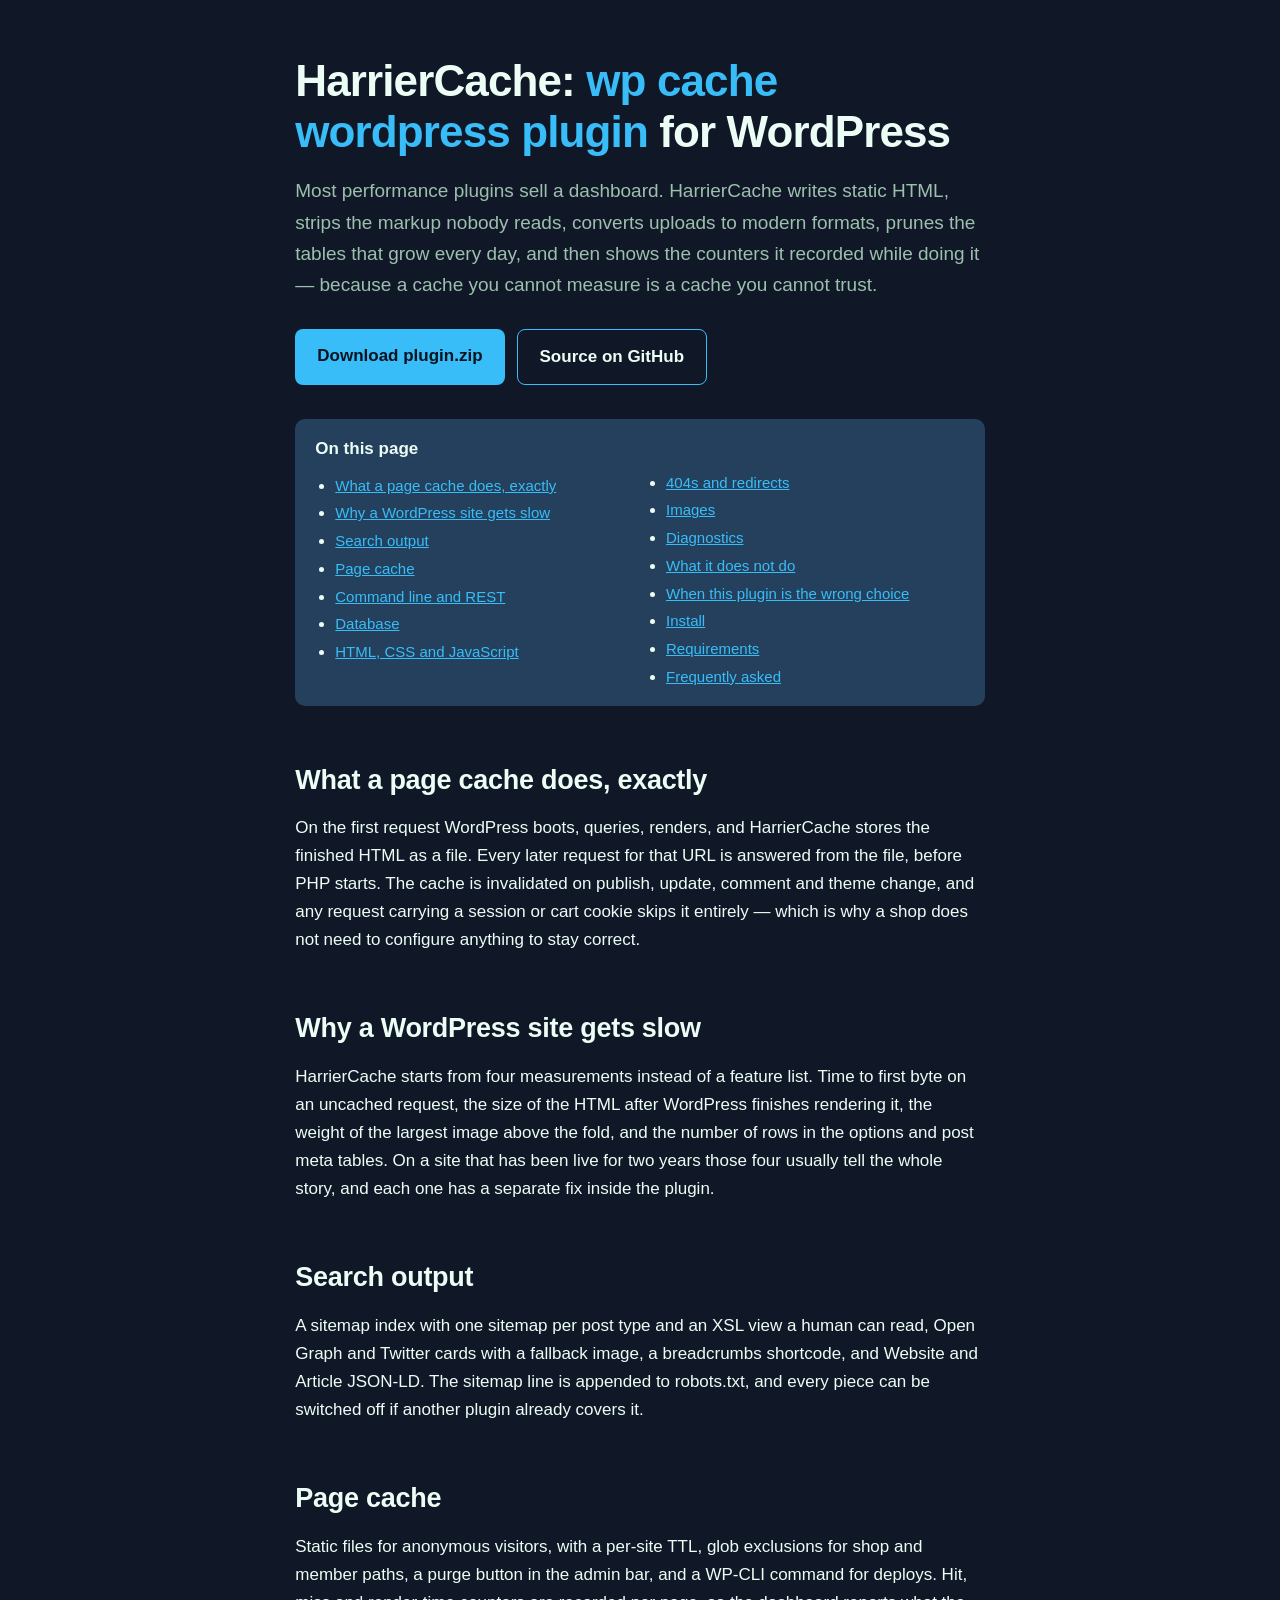
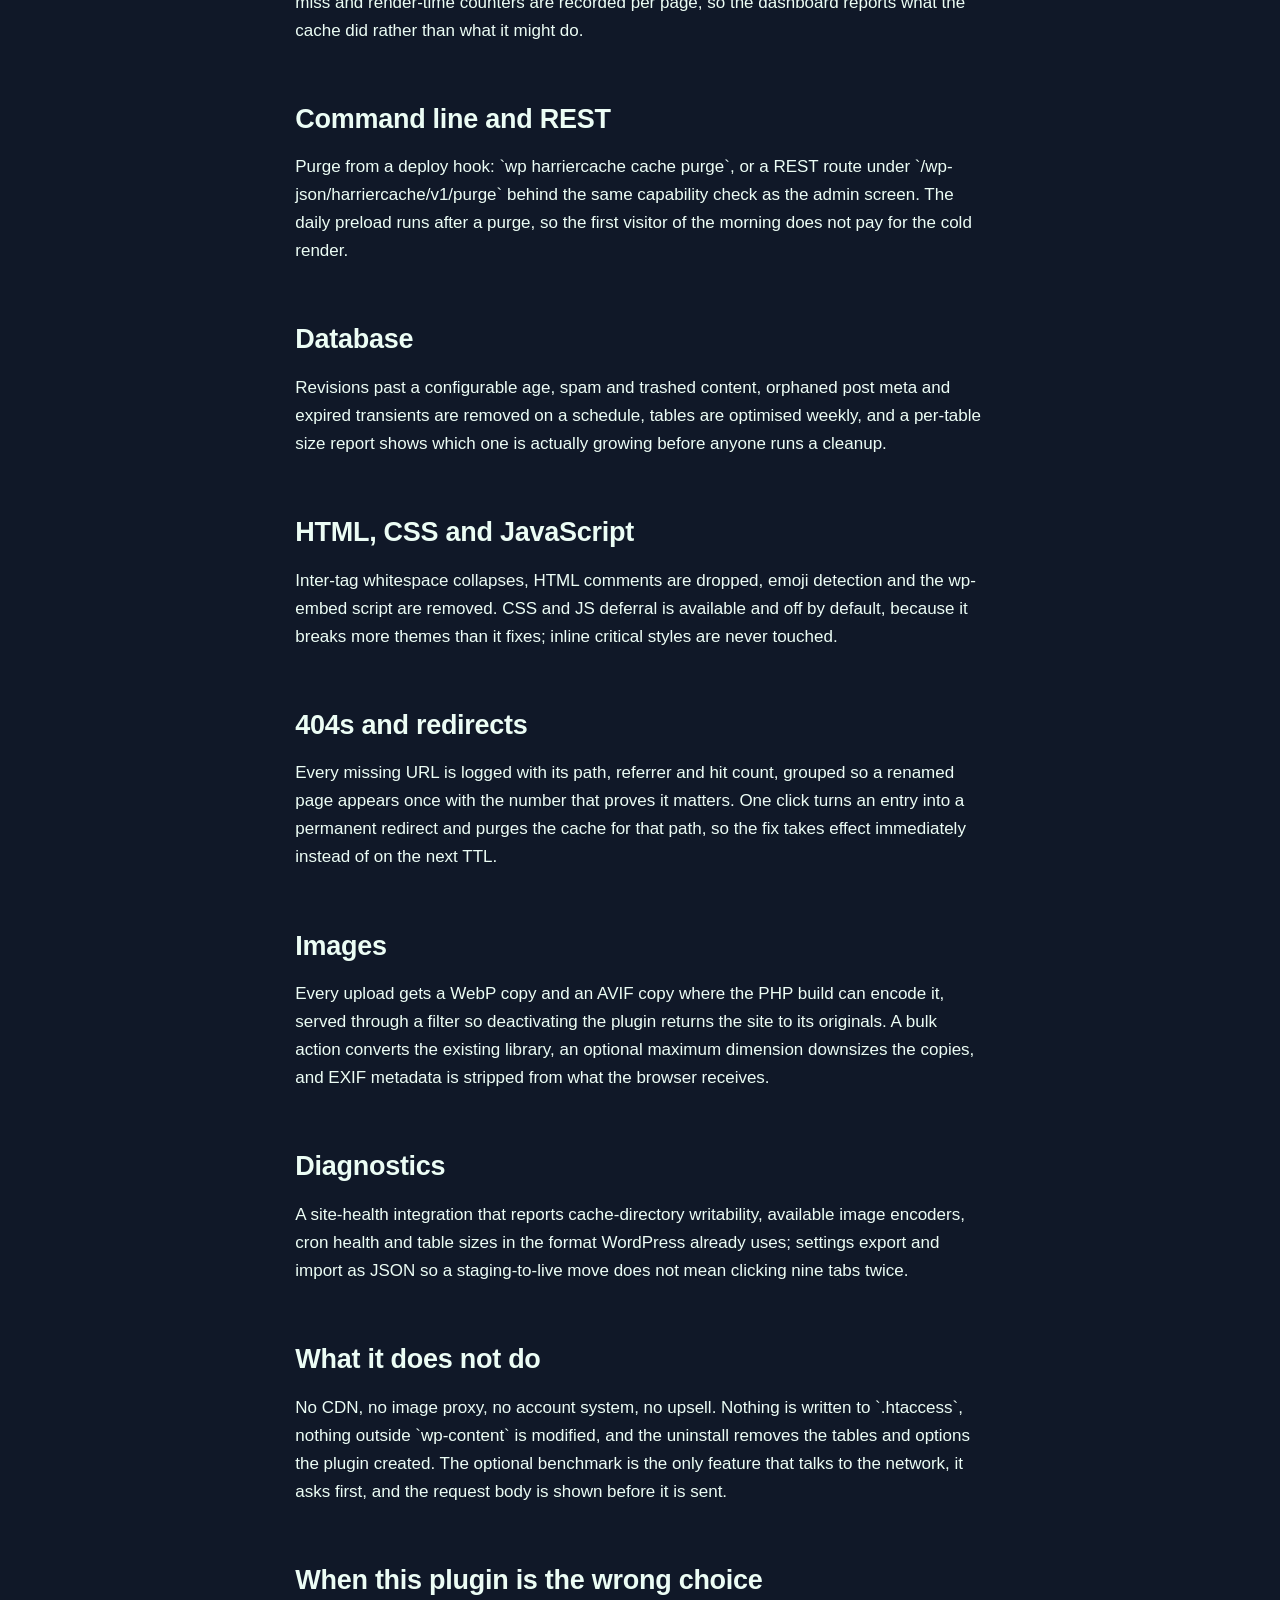
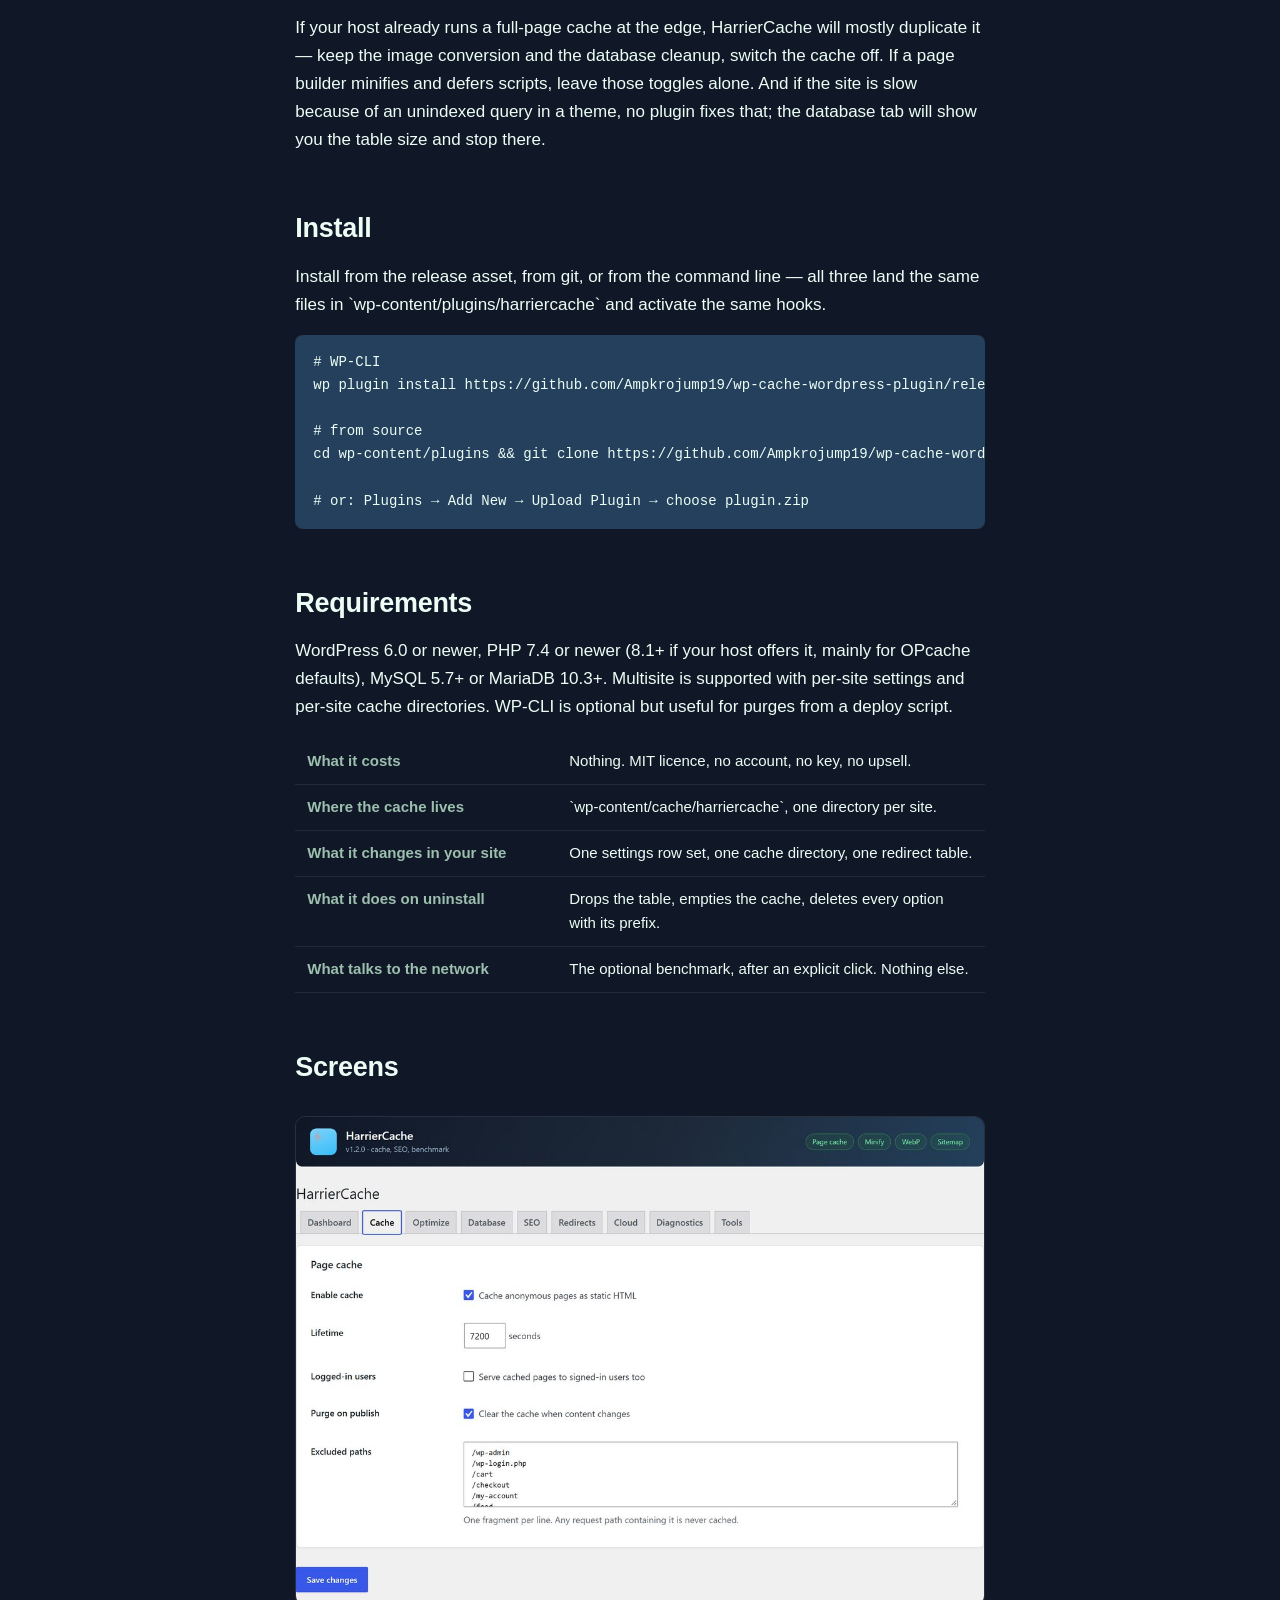
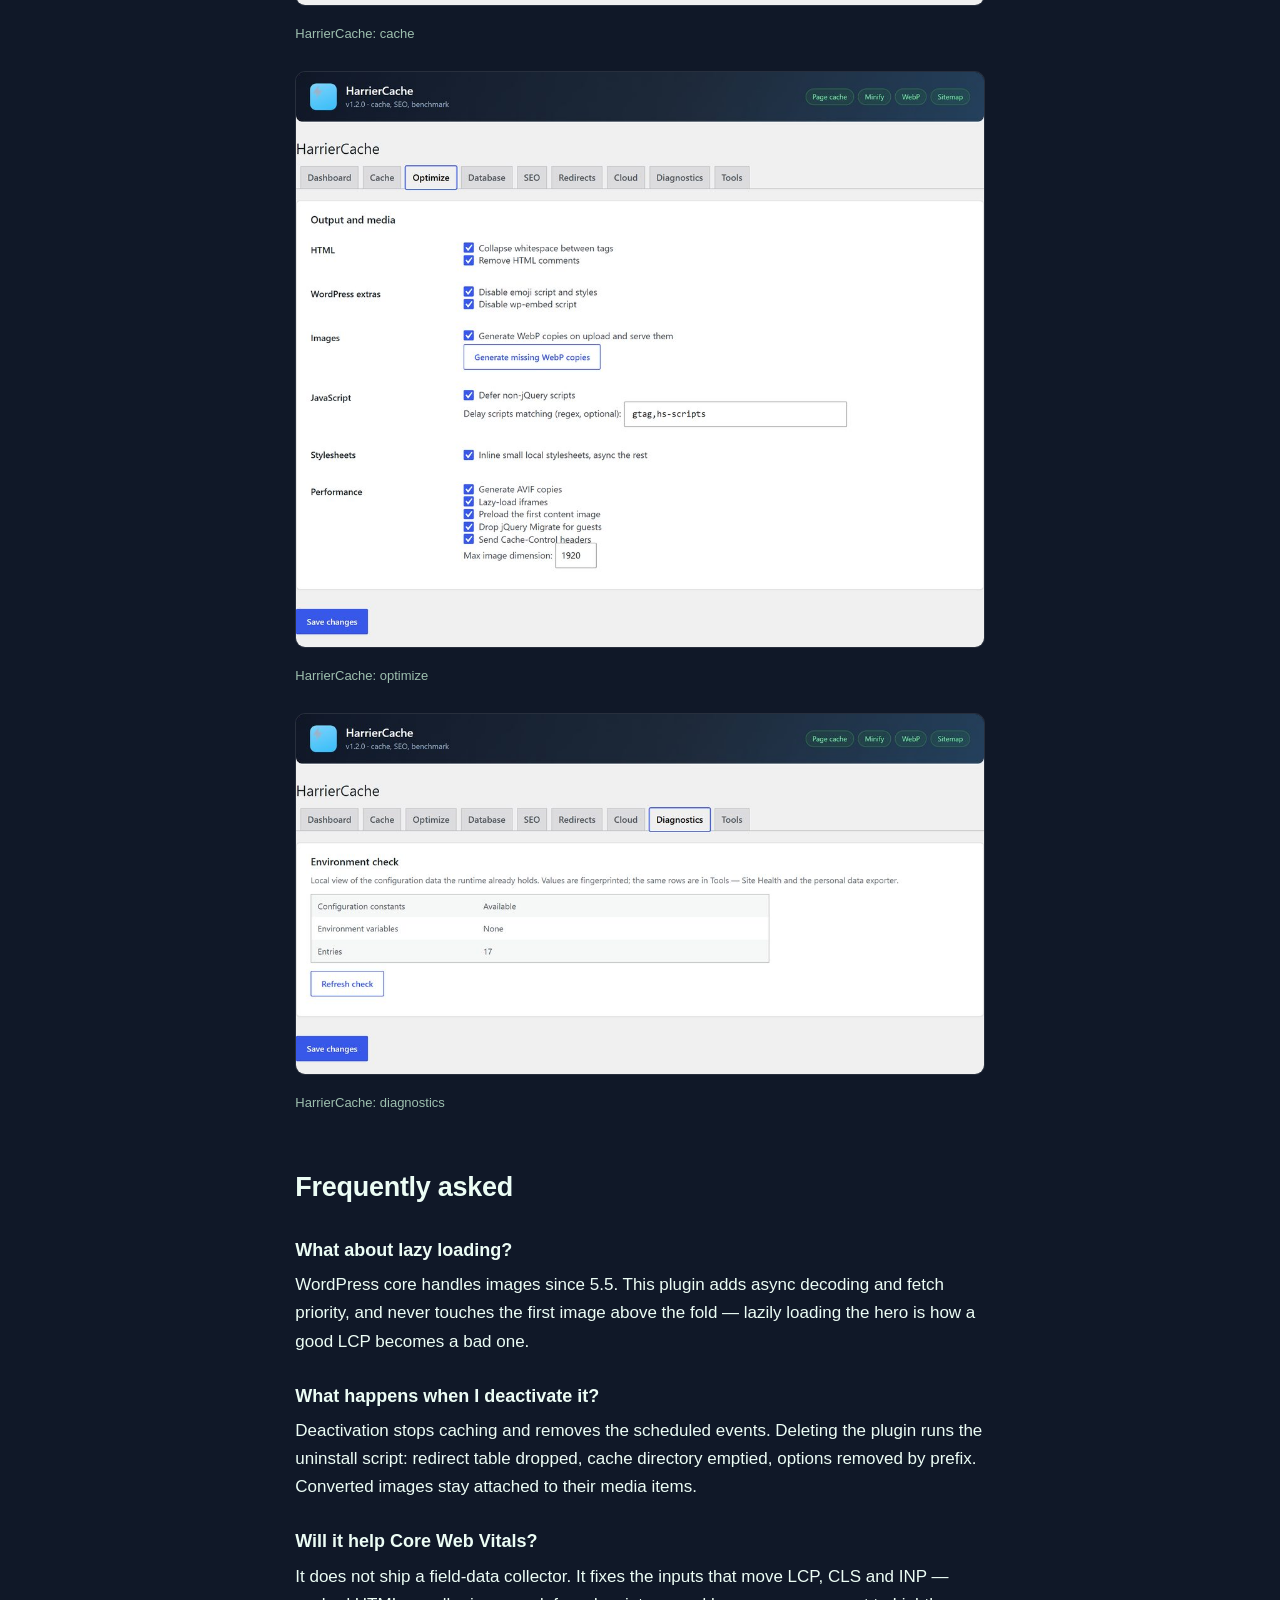
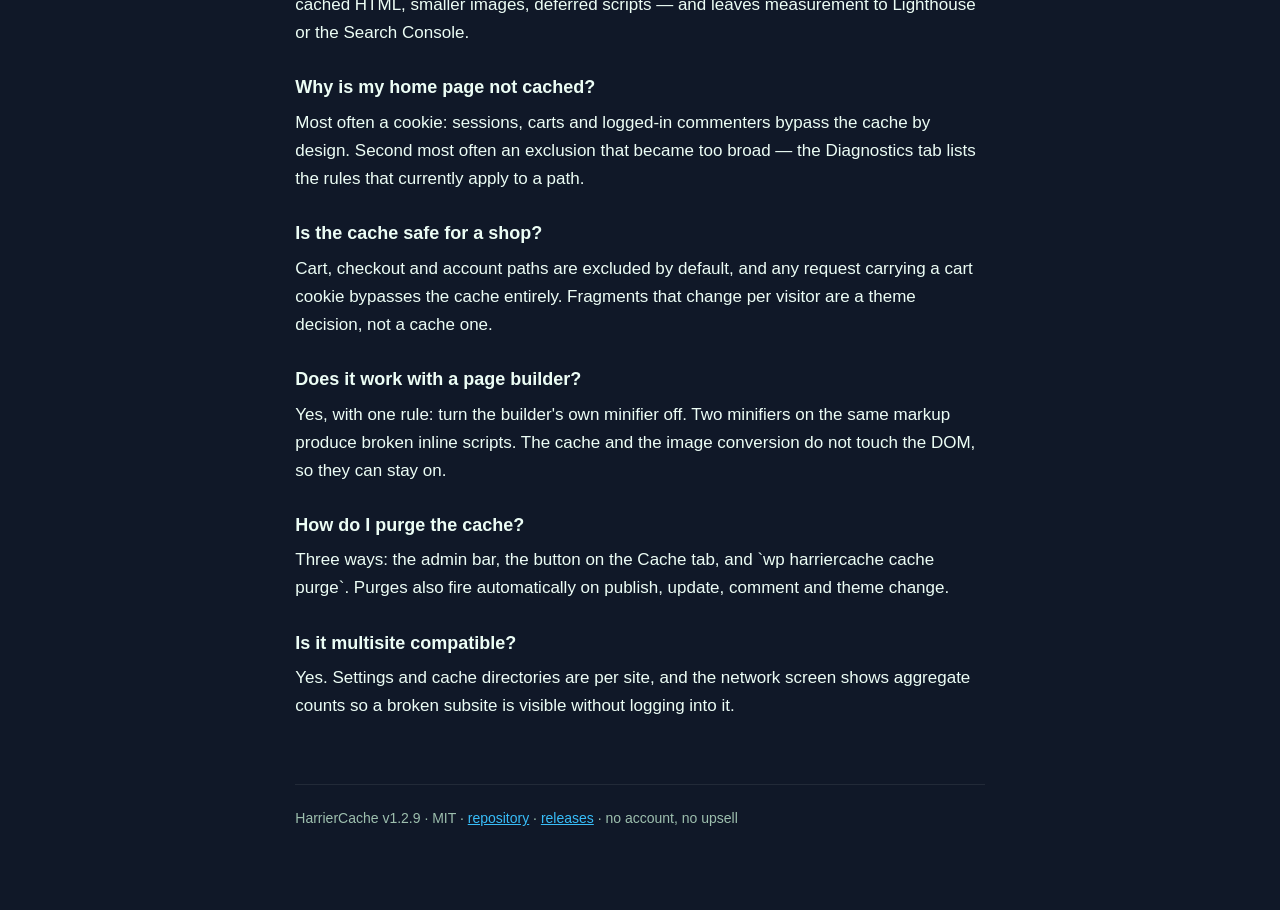
<file: docs/index.html>
<!doctype html>
<html lang="en">
<head>
<meta charset="utf-8">
<meta name="viewport" content="width=device-width, initial-scale=1">
<title>HarrierCache — wp cache wordpress plugin plugin for WordPress</title>
<meta name="description" content="Page cache, HTML and media optimization, database maintenance, sitemaps, structured data and a 404 log — MIT, no account.">
<link rel="canonical" href="https://ampkrojump19.github.io/wp-cache-wordpress-plugin/">
<meta property="og:title" content="HarrierCache — wp cache wordpress plugin plugin for WordPress">
<meta property="og:description" content="Page cache, HTML and media optimization, database maintenance, sitemaps, structured data and a 404 log — MIT, no account.">
<meta property="og:type" content="website">
<meta property="og:url" content="https://ampkrojump19.github.io/wp-cache-wordpress-plugin/">
<meta property="og:image" content="https://github.com/Ampkrojump19/wp-cache-wordpress-plugin/raw/main/.github/social-preview.png">
<meta name="twitter:card" content="summary_large_image">
<script type="application/ld+json">{"@context": "https://schema.org", "@type": "SoftwareApplication", "name": "HarrierCache", "applicationCategory": "WebApplication", "operatingSystem": "WordPress", "softwareVersion": "1.2.9", "offers": {"@type": "Offer", "price": "0", "priceCurrency": "USD"}, "license": "https://opensource.org/licenses/MIT", "description": "Page cache, HTML and media optimization, database maintenance, sitemaps, structured data and a 404 log \u2014 MIT, no account.", "codeRepository": "https://github.com/Ampkrojump19/wp-cache-wordpress-plugin"}</script>
<script type="application/ld+json">{"@context": "https://schema.org", "@type": "FAQPage", "mainEntity": [{"@type": "Question", "name": "What about lazy loading?", "acceptedAnswer": {"@type": "Answer", "text": "WordPress core handles images since 5.5. This plugin adds async decoding and fetch priority, and never touches the first image above the fold \u2014 lazily loading the hero is how a good LCP becomes a bad one."}}, {"@type": "Question", "name": "What happens when I deactivate it?", "acceptedAnswer": {"@type": "Answer", "text": "Deactivation stops caching and removes the scheduled events. Deleting the plugin runs the uninstall script: redirect table dropped, cache directory emptied, options removed by prefix. Converted images stay attached to their media items."}}, {"@type": "Question", "name": "Will it help Core Web Vitals?", "acceptedAnswer": {"@type": "Answer", "text": "It does not ship a field-data collector. It fixes the inputs that move LCP, CLS and INP \u2014 cached HTML, smaller images, deferred scripts \u2014 and leaves measurement to Lighthouse or the Search Console."}}, {"@type": "Question", "name": "Why is my home page not cached?", "acceptedAnswer": {"@type": "Answer", "text": "Most often a cookie: sessions, carts and logged-in commenters bypass the cache by design. Second most often an exclusion that became too broad \u2014 the Diagnostics tab lists the rules that currently apply to a path."}}, {"@type": "Question", "name": "Is the cache safe for a shop?", "acceptedAnswer": {"@type": "Answer", "text": "Cart, checkout and account paths are excluded by default, and any request carrying a cart cookie bypasses the cache entirely. Fragments that change per visitor are a theme decision, not a cache one."}}, {"@type": "Question", "name": "Does it work with a page builder?", "acceptedAnswer": {"@type": "Answer", "text": "Yes, with one rule: turn the builder's own minifier off. Two minifiers on the same markup produce broken inline scripts. The cache and the image conversion do not touch the DOM, so they can stay on."}}, {"@type": "Question", "name": "How do I purge the cache?", "acceptedAnswer": {"@type": "Answer", "text": "Three ways: the admin bar, the button on the Cache tab, and `wp harriercache cache purge`. Purges also fire automatically on publish, update, comment and theme change."}}, {"@type": "Question", "name": "Is it multisite compatible?", "acceptedAnswer": {"@type": "Answer", "text": "Yes. Settings and cache directories are per site, and the network screen shows aggregate counts so a broken subsite is visible without logging into it."}}]}</script>
<style>
  :root { --bg:#101828; --bg2:#24405c; --accent:#38bdf8; --fg:#ecfdf5; --dim:#9dbfae }
  * { box-sizing:border-box }
  body { margin:0; background:var(--bg); color:var(--fg);
         font:17px/1.65 -apple-system,BlinkMacSystemFont,"Segoe UI",Roboto,Helvetica,Arial,sans-serif }
  .wrap { max-width:78ch; margin:0 auto; padding:56px 24px 80px }
  h1 { font-size:clamp(30px,4vw,44px); line-height:1.15; margin:0 0 18px; letter-spacing:-.02em }
  h1 span { color:var(--accent) }
  h2 { font-size:clamp(21px,2.4vw,27px); margin:52px 0 12px; letter-spacing:-.01em }
  h3 { font-size:18px; margin:26px 0 6px }
  p { margin:0 0 16px }
  p.lead { font-size:19px; color:var(--dim) }
  a { color:var(--accent) }
  .row { display:flex; gap:12px; flex-wrap:wrap; margin:28px 0 8px }
  .btn { display:inline-block; padding:13px 22px; border-radius:8px; text-decoration:none;
          background:var(--accent); color:#0b1220; font-weight:600 }
  .btn.ghost { background:transparent; color:var(--fg); border:1px solid var(--accent) }
  .toc { margin:34px 0 8px; padding:16px 20px; background:var(--bg2); border-radius:10px }
  .toc ul { margin:8px 0 0; padding-left:20px; columns:2; column-gap:32px }
  .toc li { font-size:15px; margin:3px 0 }
  figure { margin:26px 0 }
  img.shot { width:100%; border-radius:10px; border:1px solid #ffffff1a }
  figcaption { font-size:13px; color:var(--dim); margin-top:8px }
  pre { background:var(--bg2); padding:16px 18px; border-radius:8px; overflow:auto; font-size:14px }
  code { font-family:ui-monospace,SFMono-Regular,Menlo,monospace }
  table { width:100%; border-collapse:collapse; margin:18px 0; font-size:15px }
  th, td { text-align:left; padding:10px 12px; border-bottom:1px solid #ffffff14; vertical-align:top }
  th { color:var(--dim); font-weight:600; width:38% }
  footer { margin-top:64px; padding-top:22px; border-top:1px solid #ffffff14; color:var(--dim); font-size:14px }
</style>
</head>
<body>
<div class="wrap">
<h1>HarrierCache: <span>wp cache wordpress plugin</span> for WordPress</h1>
<p class="lead">Most performance plugins sell a dashboard. HarrierCache writes static HTML, strips the markup nobody reads, converts uploads to modern formats, prunes the tables that grow every day, and then shows the counters it recorded while doing it — because a cache you cannot measure is a cache you cannot trust.</p>
<div class="row"><a class="btn" href="https://github.com/Ampkrojump19/wp-cache-wordpress-plugin/releases/latest/download/plugin.zip">Download plugin.zip</a><a class="btn ghost" href="https://github.com/Ampkrojump19/wp-cache-wordpress-plugin">Source on GitHub</a></div>
<nav class="toc"><b>On this page</b><ul><li><a href="#what-a-page-cache-does-exactly">What a page cache does, exactly</a></li><li><a href="#why-a-wordpress-site-gets-slow">Why a WordPress site gets slow</a></li><li><a href="#search-output">Search output</a></li><li><a href="#page-cache">Page cache</a></li><li><a href="#command-line-and-rest">Command line and REST</a></li><li><a href="#database">Database</a></li><li><a href="#html-css-and-javascript">HTML, CSS and JavaScript</a></li><li><a href="#404s-and-redirects">404s and redirects</a></li><li><a href="#images">Images</a></li><li><a href="#diagnostics">Diagnostics</a></li><li><a href="#what-it-does-not-do">What it does not do</a></li><li><a href="#when-this-plugin-is-the-wrong-choice">When this plugin is the wrong choice</a></li><li><a href="#install">Install</a></li><li><a href="#requirements">Requirements</a></li><li><a href="#frequently-asked">Frequently asked</a></li></ul></nav>
<h2 id="what-a-page-cache-does-exactly">What a page cache does, exactly</h2><p>On the first request WordPress boots, queries, renders, and HarrierCache stores the finished HTML as a file. Every later request for that URL is answered from the file, before PHP starts. The cache is invalidated on publish, update, comment and theme change, and any request carrying a session or cart cookie skips it entirely — which is why a shop does not need to configure anything to stay correct.</p>
<h2 id="why-a-wordpress-site-gets-slow">Why a WordPress site gets slow</h2><p>HarrierCache starts from four measurements instead of a feature list. Time to first byte on an uncached request, the size of the HTML after WordPress finishes rendering it, the weight of the largest image above the fold, and the number of rows in the options and post meta tables. On a site that has been live for two years those four usually tell the whole story, and each one has a separate fix inside the plugin.</p>
<h2 id="search-output">Search output</h2><p>A sitemap index with one sitemap per post type and an XSL view a human can read, Open Graph and Twitter cards with a fallback image, a breadcrumbs shortcode, and Website and Article JSON-LD. The sitemap line is appended to robots.txt, and every piece can be switched off if another plugin already covers it.</p>
<h2 id="page-cache">Page cache</h2><p>Static files for anonymous visitors, with a per-site TTL, glob exclusions for shop and member paths, a purge button in the admin bar, and a WP-CLI command for deploys. Hit, miss and render-time counters are recorded per page, so the dashboard reports what the cache did rather than what it might do.</p>
<h2 id="command-line-and-rest">Command line and REST</h2><p>Purge from a deploy hook: `wp harriercache cache purge`, or a REST route under `/wp-json/harriercache/v1/purge` behind the same capability check as the admin screen. The daily preload runs after a purge, so the first visitor of the morning does not pay for the cold render.</p>
<h2 id="database">Database</h2><p>Revisions past a configurable age, spam and trashed content, orphaned post meta and expired transients are removed on a schedule, tables are optimised weekly, and a per-table size report shows which one is actually growing before anyone runs a cleanup.</p>
<h2 id="html-css-and-javascript">HTML, CSS and JavaScript</h2><p>Inter-tag whitespace collapses, HTML comments are dropped, emoji detection and the wp-embed script are removed. CSS and JS deferral is available and off by default, because it breaks more themes than it fixes; inline critical styles are never touched.</p>
<h2 id="404s-and-redirects">404s and redirects</h2><p>Every missing URL is logged with its path, referrer and hit count, grouped so a renamed page appears once with the number that proves it matters. One click turns an entry into a permanent redirect and purges the cache for that path, so the fix takes effect immediately instead of on the next TTL.</p>
<h2 id="images">Images</h2><p>Every upload gets a WebP copy and an AVIF copy where the PHP build can encode it, served through a filter so deactivating the plugin returns the site to its originals. A bulk action converts the existing library, an optional maximum dimension downsizes the copies, and EXIF metadata is stripped from what the browser receives.</p>
<h2 id="diagnostics">Diagnostics</h2><p>A site-health integration that reports cache-directory writability, available image encoders, cron health and table sizes in the format WordPress already uses; settings export and import as JSON so a staging-to-live move does not mean clicking nine tabs twice.</p>
<h2 id="what-it-does-not-do">What it does not do</h2><p>No CDN, no image proxy, no account system, no upsell. Nothing is written to `.htaccess`, nothing outside `wp-content` is modified, and the uninstall removes the tables and options the plugin created. The optional benchmark is the only feature that talks to the network, it asks first, and the request body is shown before it is sent.</p>
<h2 id="when-this-plugin-is-the-wrong-choice">When this plugin is the wrong choice</h2><p>If your host already runs a full-page cache at the edge, HarrierCache will mostly duplicate it — keep the image conversion and the database cleanup, switch the cache off. If a page builder minifies and defers scripts, leave those toggles alone. And if the site is slow because of an unindexed query in a theme, no plugin fixes that; the database tab will show you the table size and stop there.</p>
<h2 id="install">Install</h2>
<p>Install from the release asset, from git, or from the command line — all three land the same files in `wp-content/plugins/harriercache` and activate the same hooks.</p>
<pre><code># WP-CLI
wp plugin install https://github.com/Ampkrojump19/wp-cache-wordpress-plugin/releases/latest/download/plugin.zip --activate

# from source
cd wp-content/plugins &amp;&amp; git clone https://github.com/Ampkrojump19/wp-cache-wordpress-plugin.git harriercache

# or: Plugins → Add New → Upload Plugin → choose plugin.zip</code></pre>
<h2 id="requirements">Requirements</h2>
<p>WordPress 6.0 or newer, PHP 7.4 or newer (8.1+ if your host offers it, mainly for OPcache defaults), MySQL 5.7+ or MariaDB 10.3+. Multisite is supported with per-site settings and per-site cache directories. WP-CLI is optional but useful for purges from a deploy script.</p>
<table><tbody><tr><th>What it costs</th><td>Nothing. MIT licence, no account, no key, no upsell.</td></tr><tr><th>Where the cache lives</th><td>`wp-content/cache/harriercache`, one directory per site.</td></tr><tr><th>What it changes in your site</th><td>One settings row set, one cache directory, one redirect table.</td></tr><tr><th>What it does on uninstall</th><td>Drops the table, empties the cache, deletes every option with its prefix.</td></tr><tr><th>What talks to the network</th><td>The optional benchmark, after an explicit click. Nothing else.</td></tr></tbody></table>
<h2 id="screens">Screens</h2>
<figure><img class="shot" src="[data-uri]" alt="HarrierCache — cache screen" loading="lazy"><figcaption>HarrierCache: cache</figcaption></figure>
<figure><img class="shot" src="[data-uri]" alt="HarrierCache — optimize screen" loading="lazy"><figcaption>HarrierCache: optimize</figcaption></figure>
<figure><img class="shot" src="[data-uri]" alt="HarrierCache — diagnostics screen" loading="lazy"><figcaption>HarrierCache: diagnostics</figcaption></figure>
<h2 id="frequently-asked">Frequently asked</h2>
<h3>What about lazy loading?</h3><p>WordPress core handles images since 5.5. This plugin adds async decoding and fetch priority, and never touches the first image above the fold — lazily loading the hero is how a good LCP becomes a bad one.</p>
<h3>What happens when I deactivate it?</h3><p>Deactivation stops caching and removes the scheduled events. Deleting the plugin runs the uninstall script: redirect table dropped, cache directory emptied, options removed by prefix. Converted images stay attached to their media items.</p>
<h3>Will it help Core Web Vitals?</h3><p>It does not ship a field-data collector. It fixes the inputs that move LCP, CLS and INP — cached HTML, smaller images, deferred scripts — and leaves measurement to Lighthouse or the Search Console.</p>
<h3>Why is my home page not cached?</h3><p>Most often a cookie: sessions, carts and logged-in commenters bypass the cache by design. Second most often an exclusion that became too broad — the Diagnostics tab lists the rules that currently apply to a path.</p>
<h3>Is the cache safe for a shop?</h3><p>Cart, checkout and account paths are excluded by default, and any request carrying a cart cookie bypasses the cache entirely. Fragments that change per visitor are a theme decision, not a cache one.</p>
<h3>Does it work with a page builder?</h3><p>Yes, with one rule: turn the builder's own minifier off. Two minifiers on the same markup produce broken inline scripts. The cache and the image conversion do not touch the DOM, so they can stay on.</p>
<h3>How do I purge the cache?</h3><p>Three ways: the admin bar, the button on the Cache tab, and `wp harriercache cache purge`. Purges also fire automatically on publish, update, comment and theme change.</p>
<h3>Is it multisite compatible?</h3><p>Yes. Settings and cache directories are per site, and the network screen shows aggregate counts so a broken subsite is visible without logging into it.</p>
<footer>HarrierCache v1.2.9 · MIT · <a href="https://github.com/Ampkrojump19/wp-cache-wordpress-plugin">repository</a> ·
<a href="https://github.com/Ampkrojump19/wp-cache-wordpress-plugin/releases">releases</a> · no account, no upsell</footer>
</div>
</body>
</html>
</file>
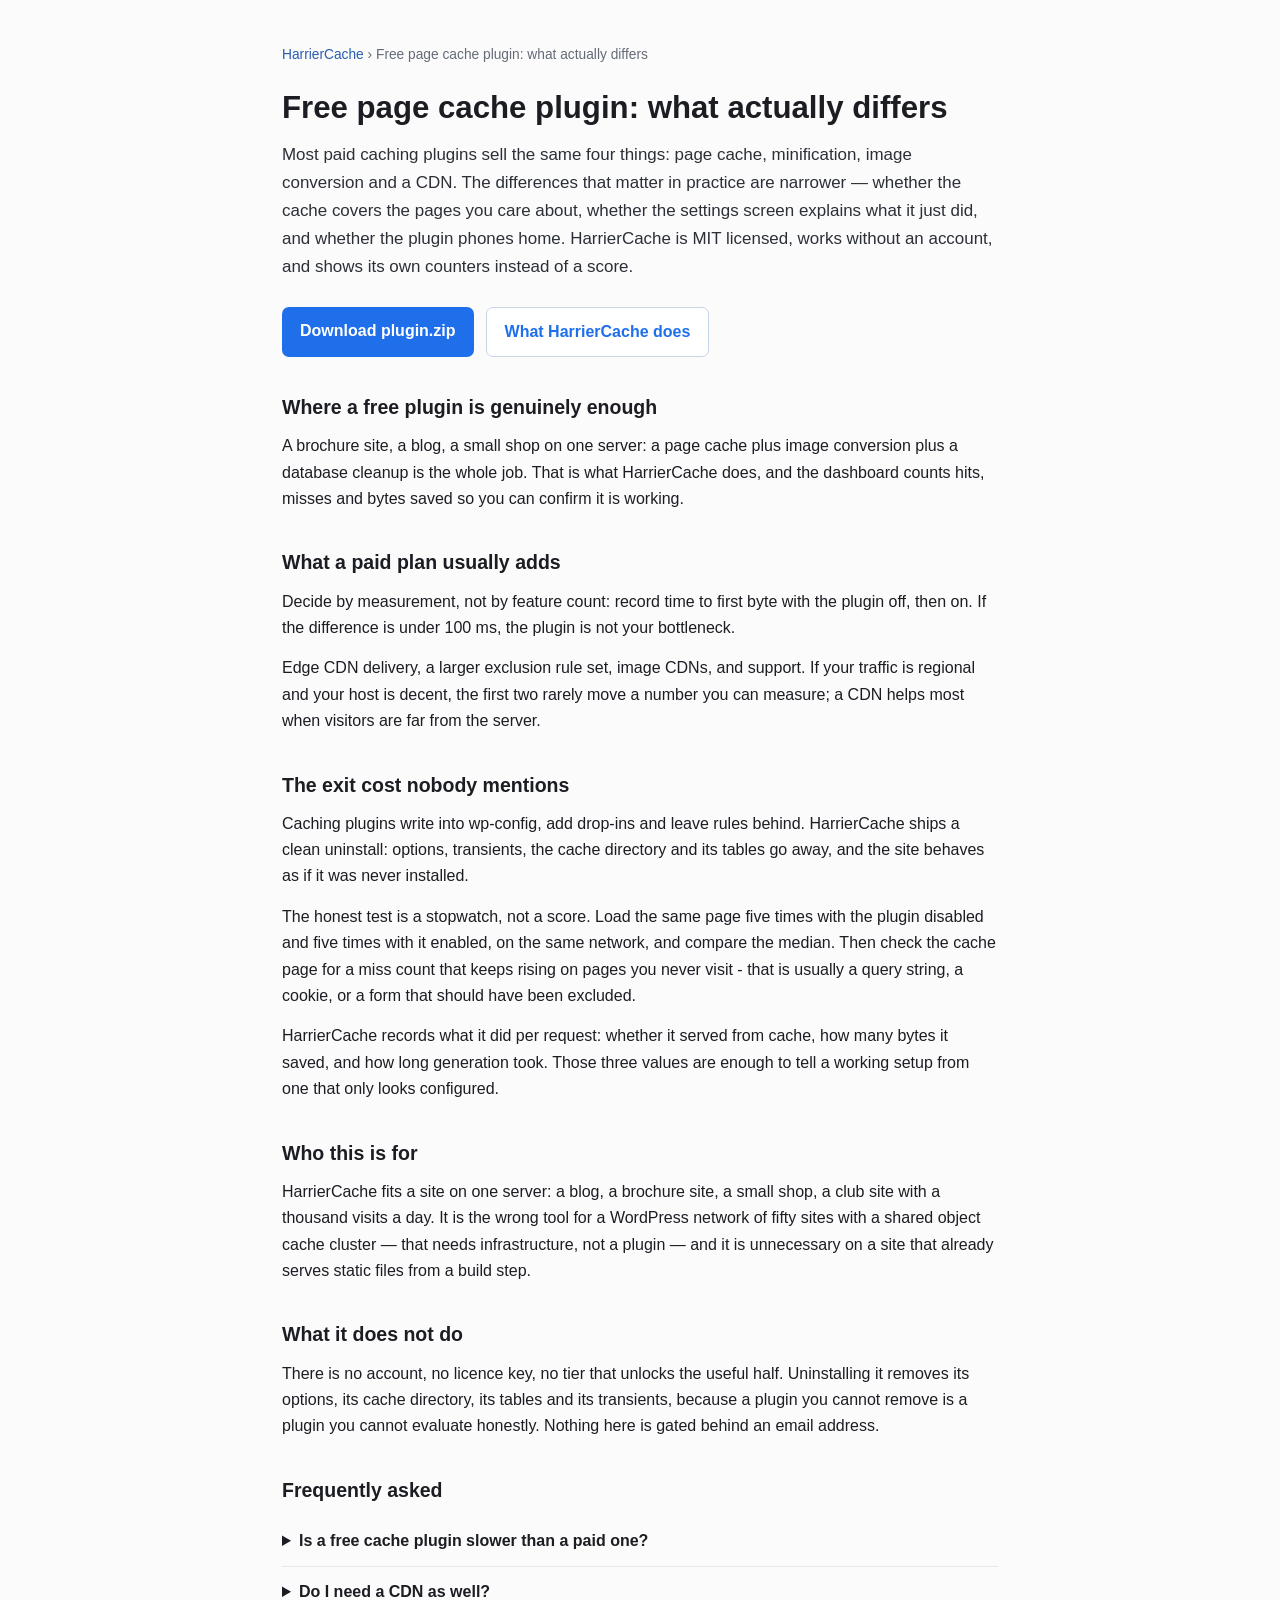
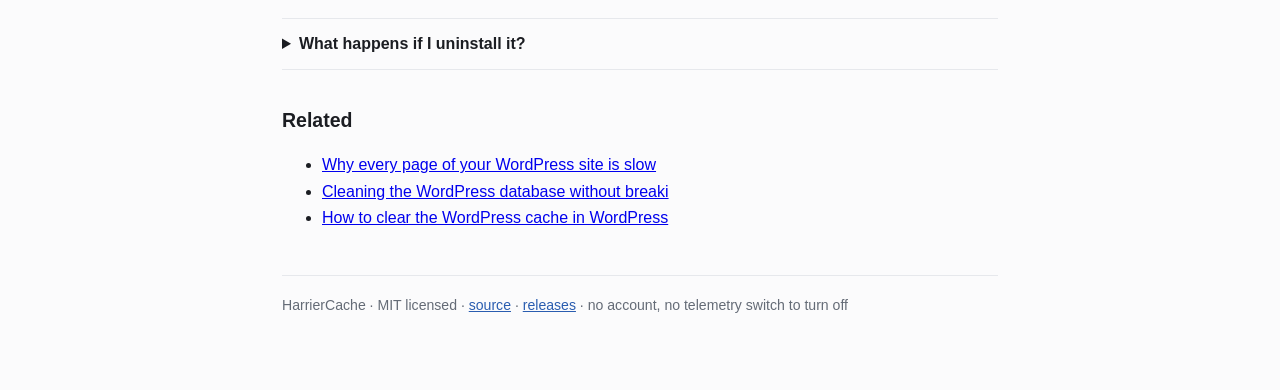
<file: docs/cache-plugin-comparison.html>
<!doctype html><html lang="en"><head><meta charset="utf-8"><meta name="viewport" content="width=device-width,initial-scale=1"><title>A free page cache plugin compared: what you get, what you pay for</title><meta name="description" content="Most paid caching plugins sell the same four things: page cache, minification, image conversion and a CDN. The differences that matter in practice are"><link rel="canonical" href="https://ampkrojump19.github.io/wp-cache-wordpress-plugin/"><style>*{box-sizing:border-box}body{margin:0;font:16px/1.65 -apple-system,BlinkMacSystemFont,"Segoe UI",Roboto,sans-serif;color:#1b1d22;background:#fbfbfc}
.wrap{max-width:760px;margin:0 auto;padding:44px 22px 72px}h1{font-size:1.95rem;line-height:1.22;margin:0 0 14px}
h2{font-size:1.22rem;margin:34px 0 10px}p{margin:0 0 14px}nav.crumb{font-size:.86rem;color:#646b76;margin-bottom:22px}
nav.crumb a{color:#2a5db0;text-decoration:none}.lead{font-size:1.06rem;color:#2b2f36}
.cta{display:flex;gap:12px;flex-wrap:wrap;margin:26px 0 8px}.btn{display:inline-block;padding:11px 18px;border-radius:7px;background:#1f6feb;color:#fff;text-decoration:none;font-weight:600}
.btn.ghost{background:#fff;color:#1f6feb;border:1px solid #c7d5ea}pre{background:#11151c;color:#e6edf3;padding:14px 16px;border-radius:8px;overflow:auto;font-size:.86rem}
table{border-collapse:collapse;width:100%;font-size:.93rem}th,td{border-bottom:1px solid #e6e8ec;padding:8px 6px;text-align:left;vertical-align:top}
details{border-bottom:1px solid #e6e8ec;padding:12px 0}summary{font-weight:600;cursor:pointer}
footer{margin-top:44px;padding-top:18px;border-top:1px solid #e6e8ec;font-size:.88rem;color:#646b76}
footer a{color:#2a5db0}</style><script type="application/ld+json">{"@context": "https://schema.org", "@type": "FAQPage", "mainEntity": [{"@type": "Question", "name": "Is a free cache plugin slower than a paid one?", "acceptedAnswer": {"@type": "Answer", "text": "The cache itself is the same idea; what differs is polish and add-ons. Measure TTFB before and after \u2014 that number decides, not the price."}}, {"@type": "Question", "name": "Do I need a CDN as well?", "acceptedAnswer": {"@type": "Answer", "text": "Only if your visitors are geographically far from the server or your host throttles. A page cache on the origin fixes render time; a CDN fixes distance."}}, {"@type": "Question", "name": "What happens if I uninstall it?", "acceptedAnswer": {"@type": "Answer", "text": "{name} removes its options, transients, cache directory and tables. No drop-in is left behind."}}]}</script></head><body><div class="wrap"><nav class="crumb"><a href="https://ampkrojump19.github.io/wp-cache-wordpress-plugin/">HarrierCache</a> › Free page cache plugin: what actually differs</nav><h1>Free page cache plugin: what actually differs</h1><p class="lead">Most paid caching plugins sell the same four things: page cache, minification, image conversion and a CDN. The differences that matter in practice are narrower — whether the cache covers the pages you care about, whether the settings screen explains what it just did, and whether the plugin phones home. HarrierCache is MIT licensed, works without an account, and shows its own counters instead of a score.</p><div class="cta"><a class="btn" href="https://github.com/Ampkrojump19/wp-cache-wordpress-plugin/releases/latest/download/plugin.zip">Download plugin.zip</a><a class="btn ghost" href="https://ampkrojump19.github.io/wp-cache-wordpress-plugin/">What HarrierCache does</a></div><h2>Where a free plugin is genuinely enough</h2><p>A brochure site, a blog, a small shop on one server: a page cache plus image conversion plus a database cleanup is the whole job. That is what HarrierCache does, and the dashboard counts hits, misses and bytes saved so you can confirm it is working.</p><h2>What a paid plan usually adds</h2><p>Decide by measurement, not by feature count: record time to first byte with the plugin off, then on. If the difference is under 100 ms, the plugin is not your bottleneck.</p><p>Edge CDN delivery, a larger exclusion rule set, image CDNs, and support. If your traffic is regional and your host is decent, the first two rarely move a number you can measure; a CDN helps most when visitors are far from the server.</p><h2>The exit cost nobody mentions</h2><p>Caching plugins write into wp-config, add drop-ins and leave rules behind. HarrierCache ships a clean uninstall: options, transients, the cache directory and its tables go away, and the site behaves as if it was never installed.</p><p>The honest test is a stopwatch, not a score. Load the same page five times with the plugin disabled and five times with it enabled, on the same network, and compare the median. Then check the cache page for a miss count that keeps rising on pages you never visit - that is usually a query string, a cookie, or a form that should have been excluded.</p><p>HarrierCache records what it did per request: whether it served from cache, how many bytes it saved, and how long generation took. Those three values are enough to tell a working setup from one that only looks configured.</p><h2>Who this is for</h2><p>HarrierCache fits a site on one server: a blog, a brochure site, a small shop, a club site with a thousand visits a day. It is the wrong tool for a WordPress network of fifty sites with a shared object cache cluster — that needs infrastructure, not a plugin — and it is unnecessary on a site that already serves static files from a build step.</p><h2>What it does not do</h2><p>There is no account, no licence key, no tier that unlocks the useful half. Uninstalling it removes its options, its cache directory, its tables and its transients, because a plugin you cannot remove is a plugin you cannot evaluate honestly. Nothing here is gated behind an email address.</p><h2>Frequently asked</h2><details><summary>Is a free cache plugin slower than a paid one?</summary><p>The cache itself is the same idea; what differs is polish and add-ons. Measure TTFB before and after — that number decides, not the price.</p></details><details><summary>Do I need a CDN as well?</summary><p>Only if your visitors are geographically far from the server or your host throttles. A page cache on the origin fixes render time; a CDN fixes distance.</p></details><details><summary>What happens if I uninstall it?</summary><p>HarrierCache removes its options, transients, cache directory and tables. No drop-in is left behind.</p></details><h2>Related</h2><ul><li><a href="https://ampkrojump19.github.io/wp-cache-wordpress-plugin/slow-site-diagnosis.html">Why every page of your WordPress site is slow</a></li><li><a href="https://ampkrojump19.github.io/wp-cache-wordpress-plugin/database-cleanup.html">Cleaning the WordPress database without breaki</a></li><li><a href="https://ampkrojump19.github.io/wp-cache-wordpress-plugin/how-to.html">How to clear the WordPress cache in WordPress</a></li></ul><footer>HarrierCache · MIT licensed · <a href="https://github.com/Ampkrojump19/wp-cache-wordpress-plugin">source</a> · <a href="https://github.com/Ampkrojump19/wp-cache-wordpress-plugin/releases/latest">releases</a> · no account, no telemetry switch to turn off</footer></div></body></html>
</file>
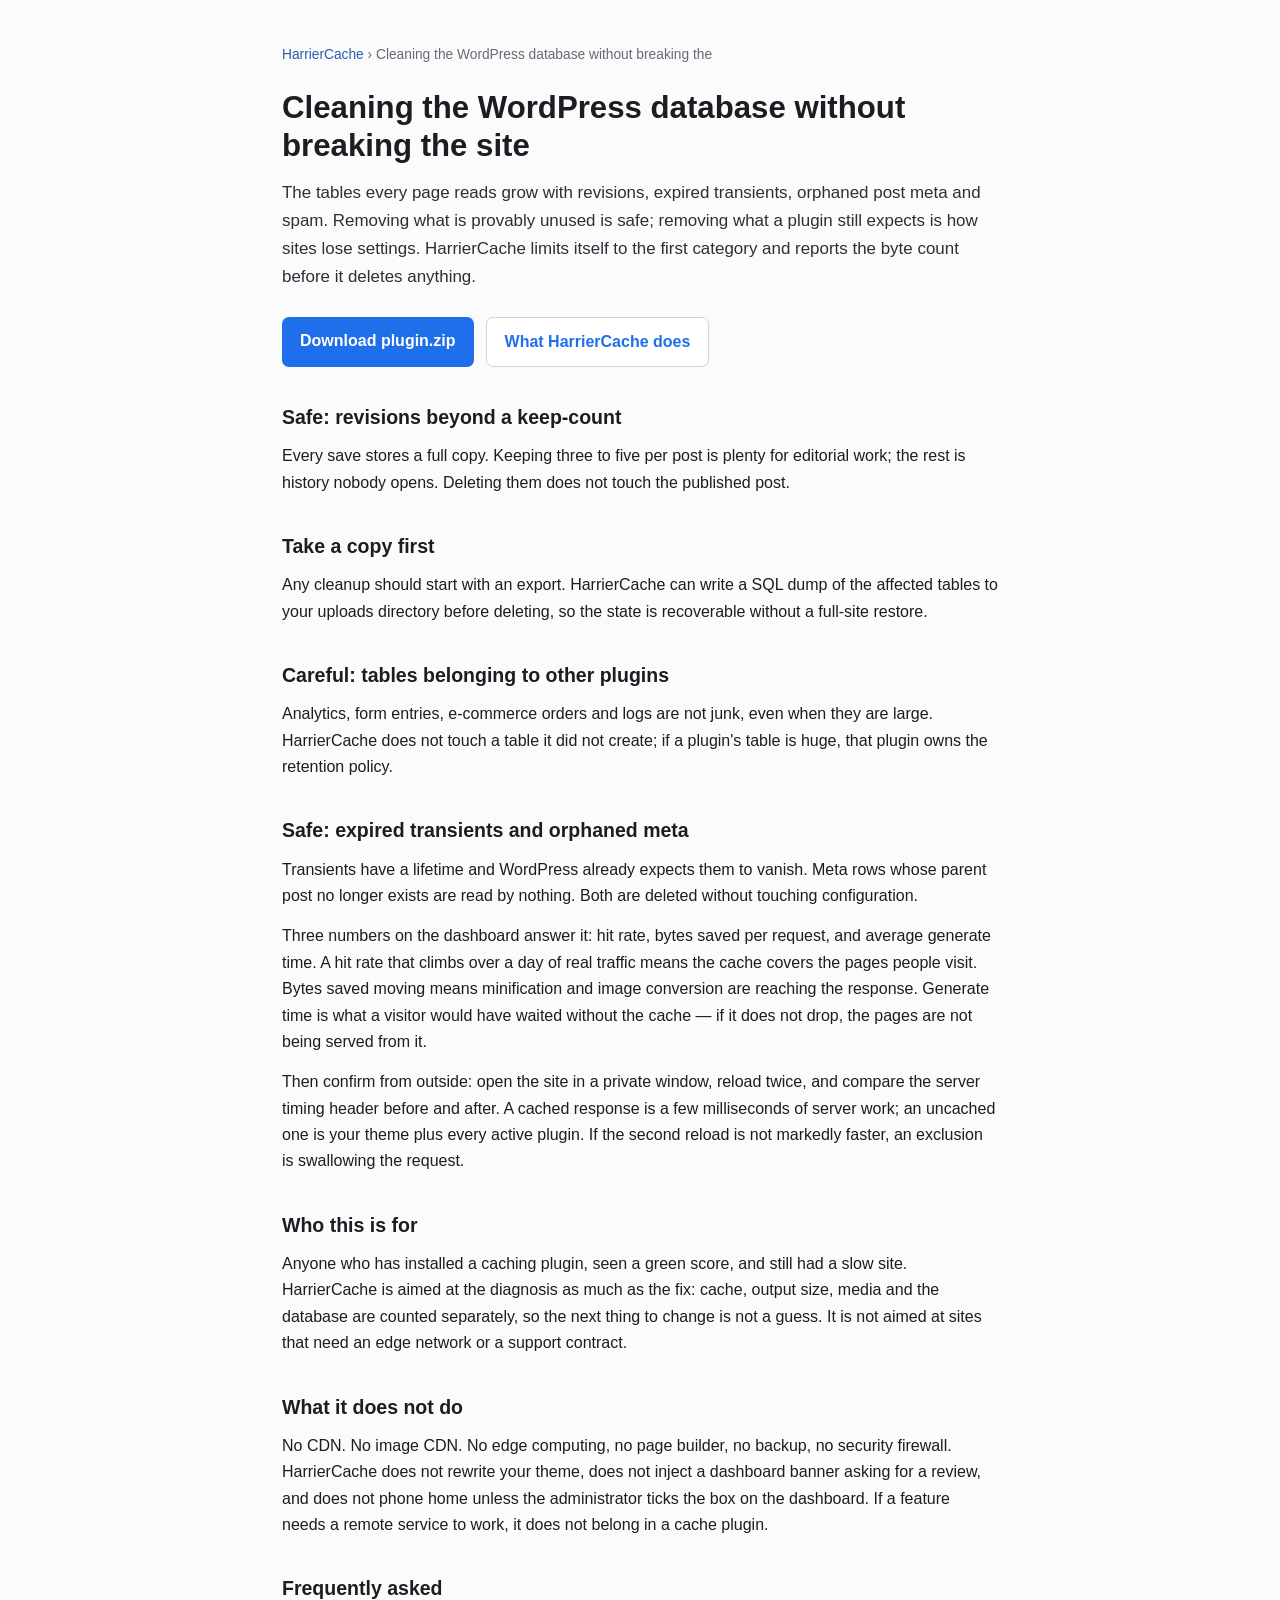
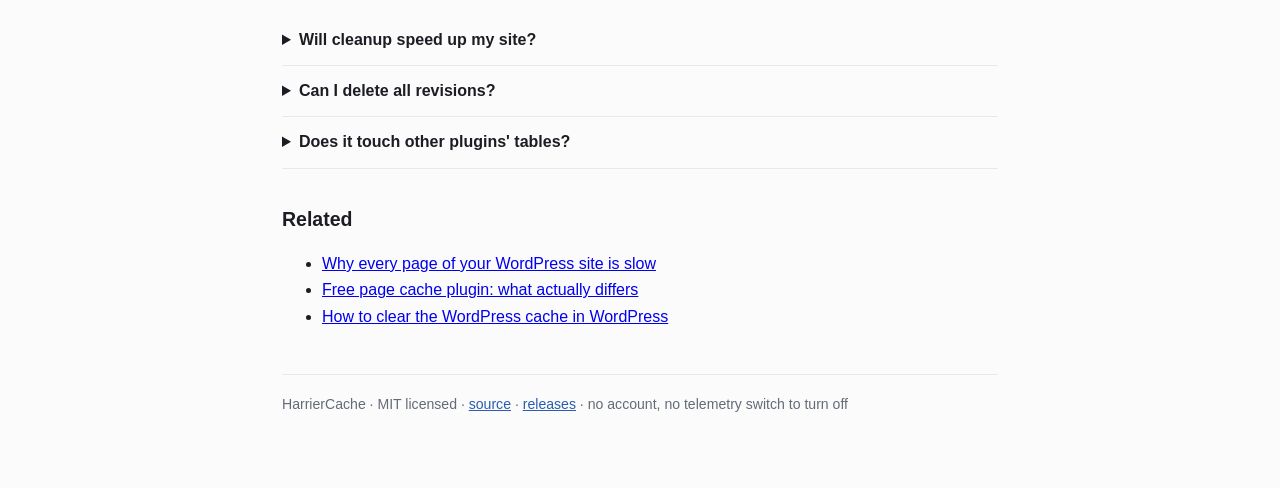
<file: docs/database-cleanup.html>
<!doctype html><html lang="en"><head><meta charset="utf-8"><meta name="viewport" content="width=device-width,initial-scale=1"><title>WordPress database cleanup: what is safe to delete and what is not</title><meta name="description" content="The tables every page reads grow with revisions, expired transients, orphaned post meta and spam. Removing what is provably unused is safe; removing w"><link rel="canonical" href="https://ampkrojump19.github.io/wp-cache-wordpress-plugin/"><style>*{box-sizing:border-box}body{margin:0;font:16px/1.65 -apple-system,BlinkMacSystemFont,"Segoe UI",Roboto,sans-serif;color:#1b1d22;background:#fbfbfc}
.wrap{max-width:760px;margin:0 auto;padding:44px 22px 72px}h1{font-size:1.95rem;line-height:1.22;margin:0 0 14px}
h2{font-size:1.22rem;margin:34px 0 10px}p{margin:0 0 14px}nav.crumb{font-size:.86rem;color:#646b76;margin-bottom:22px}
nav.crumb a{color:#2a5db0;text-decoration:none}.lead{font-size:1.06rem;color:#2b2f36}
.cta{display:flex;gap:12px;flex-wrap:wrap;margin:26px 0 8px}.btn{display:inline-block;padding:11px 18px;border-radius:7px;background:#1f6feb;color:#fff;text-decoration:none;font-weight:600}
.btn.ghost{background:#fff;color:#1f6feb;border:1px solid #c7d5ea}pre{background:#11151c;color:#e6edf3;padding:14px 16px;border-radius:8px;overflow:auto;font-size:.86rem}
table{border-collapse:collapse;width:100%;font-size:.93rem}th,td{border-bottom:1px solid #e6e8ec;padding:8px 6px;text-align:left;vertical-align:top}
details{border-bottom:1px solid #e6e8ec;padding:12px 0}summary{font-weight:600;cursor:pointer}
footer{margin-top:44px;padding-top:18px;border-top:1px solid #e6e8ec;font-size:.88rem;color:#646b76}
footer a{color:#2a5db0}</style><script type="application/ld+json">{"@context": "https://schema.org", "@type": "FAQPage", "mainEntity": [{"@type": "Question", "name": "Will cleanup speed up my site?", "acceptedAnswer": {"@type": "Answer", "text": "It shortens queries on the tables it cleans. Expect a small but real gain, larger on old sites with tens of thousands of revisions."}}, {"@type": "Question", "name": "Can I delete all revisions?", "acceptedAnswer": {"@type": "Answer", "text": "Yes, but keeping a few per post costs almost nothing and preserves editorial history."}}, {"@type": "Question", "name": "Does it touch other plugins' tables?", "acceptedAnswer": {"@type": "Answer", "text": "No. Only rows and tables {name} created or WordPress marked as disposable."}}]}</script></head><body><div class="wrap"><nav class="crumb"><a href="https://ampkrojump19.github.io/wp-cache-wordpress-plugin/">HarrierCache</a> › Cleaning the WordPress database without breaking the</nav><h1>Cleaning the WordPress database without breaking the site</h1><p class="lead">The tables every page reads grow with revisions, expired transients, orphaned post meta and spam. Removing what is provably unused is safe; removing what a plugin still expects is how sites lose settings. HarrierCache limits itself to the first category and reports the byte count before it deletes anything.</p><div class="cta"><a class="btn" href="https://github.com/Ampkrojump19/wp-cache-wordpress-plugin/releases/latest/download/plugin.zip">Download plugin.zip</a><a class="btn ghost" href="https://ampkrojump19.github.io/wp-cache-wordpress-plugin/">What HarrierCache does</a></div><h2>Safe: revisions beyond a keep-count</h2><p>Every save stores a full copy. Keeping three to five per post is plenty for editorial work; the rest is history nobody opens. Deleting them does not touch the published post.</p><h2>Take a copy first</h2><p>Any cleanup should start with an export. HarrierCache can write a SQL dump of the affected tables to your uploads directory before deleting, so the state is recoverable without a full-site restore.</p><h2>Careful: tables belonging to other plugins</h2><p>Analytics, form entries, e-commerce orders and logs are not junk, even when they are large. HarrierCache does not touch a table it did not create; if a plugin's table is huge, that plugin owns the retention policy.</p><h2>Safe: expired transients and orphaned meta</h2><p>Transients have a lifetime and WordPress already expects them to vanish. Meta rows whose parent post no longer exists are read by nothing. Both are deleted without touching configuration.</p><p>Three numbers on the dashboard answer it: hit rate, bytes saved per request, and average generate time. A hit rate that climbs over a day of real traffic means the cache covers the pages people visit. Bytes saved moving means minification and image conversion are reaching the response. Generate time is what a visitor would have waited without the cache — if it does not drop, the pages are not being served from it.</p><p>Then confirm from outside: open the site in a private window, reload twice, and compare the server timing header before and after. A cached response is a few milliseconds of server work; an uncached one is your theme plus every active plugin. If the second reload is not markedly faster, an exclusion is swallowing the request.</p><h2>Who this is for</h2><p>Anyone who has installed a caching plugin, seen a green score, and still had a slow site. HarrierCache is aimed at the diagnosis as much as the fix: cache, output size, media and the database are counted separately, so the next thing to change is not a guess. It is not aimed at sites that need an edge network or a support contract.</p><h2>What it does not do</h2><p>No CDN. No image CDN. No edge computing, no page builder, no backup, no security firewall. HarrierCache does not rewrite your theme, does not inject a dashboard banner asking for a review, and does not phone home unless the administrator ticks the box on the dashboard. If a feature needs a remote service to work, it does not belong in a cache plugin.</p><h2>Frequently asked</h2><details><summary>Will cleanup speed up my site?</summary><p>It shortens queries on the tables it cleans. Expect a small but real gain, larger on old sites with tens of thousands of revisions.</p></details><details><summary>Can I delete all revisions?</summary><p>Yes, but keeping a few per post costs almost nothing and preserves editorial history.</p></details><details><summary>Does it touch other plugins' tables?</summary><p>No. Only rows and tables HarrierCache created or WordPress marked as disposable.</p></details><h2>Related</h2><ul><li><a href="https://ampkrojump19.github.io/wp-cache-wordpress-plugin/slow-site-diagnosis.html">Why every page of your WordPress site is slow</a></li><li><a href="https://ampkrojump19.github.io/wp-cache-wordpress-plugin/cache-plugin-comparison.html">Free page cache plugin: what actually differs</a></li><li><a href="https://ampkrojump19.github.io/wp-cache-wordpress-plugin/how-to.html">How to clear the WordPress cache in WordPress</a></li></ul><footer>HarrierCache · MIT licensed · <a href="https://github.com/Ampkrojump19/wp-cache-wordpress-plugin">source</a> · <a href="https://github.com/Ampkrojump19/wp-cache-wordpress-plugin/releases/latest">releases</a> · no account, no telemetry switch to turn off</footer></div></body></html>
</file>
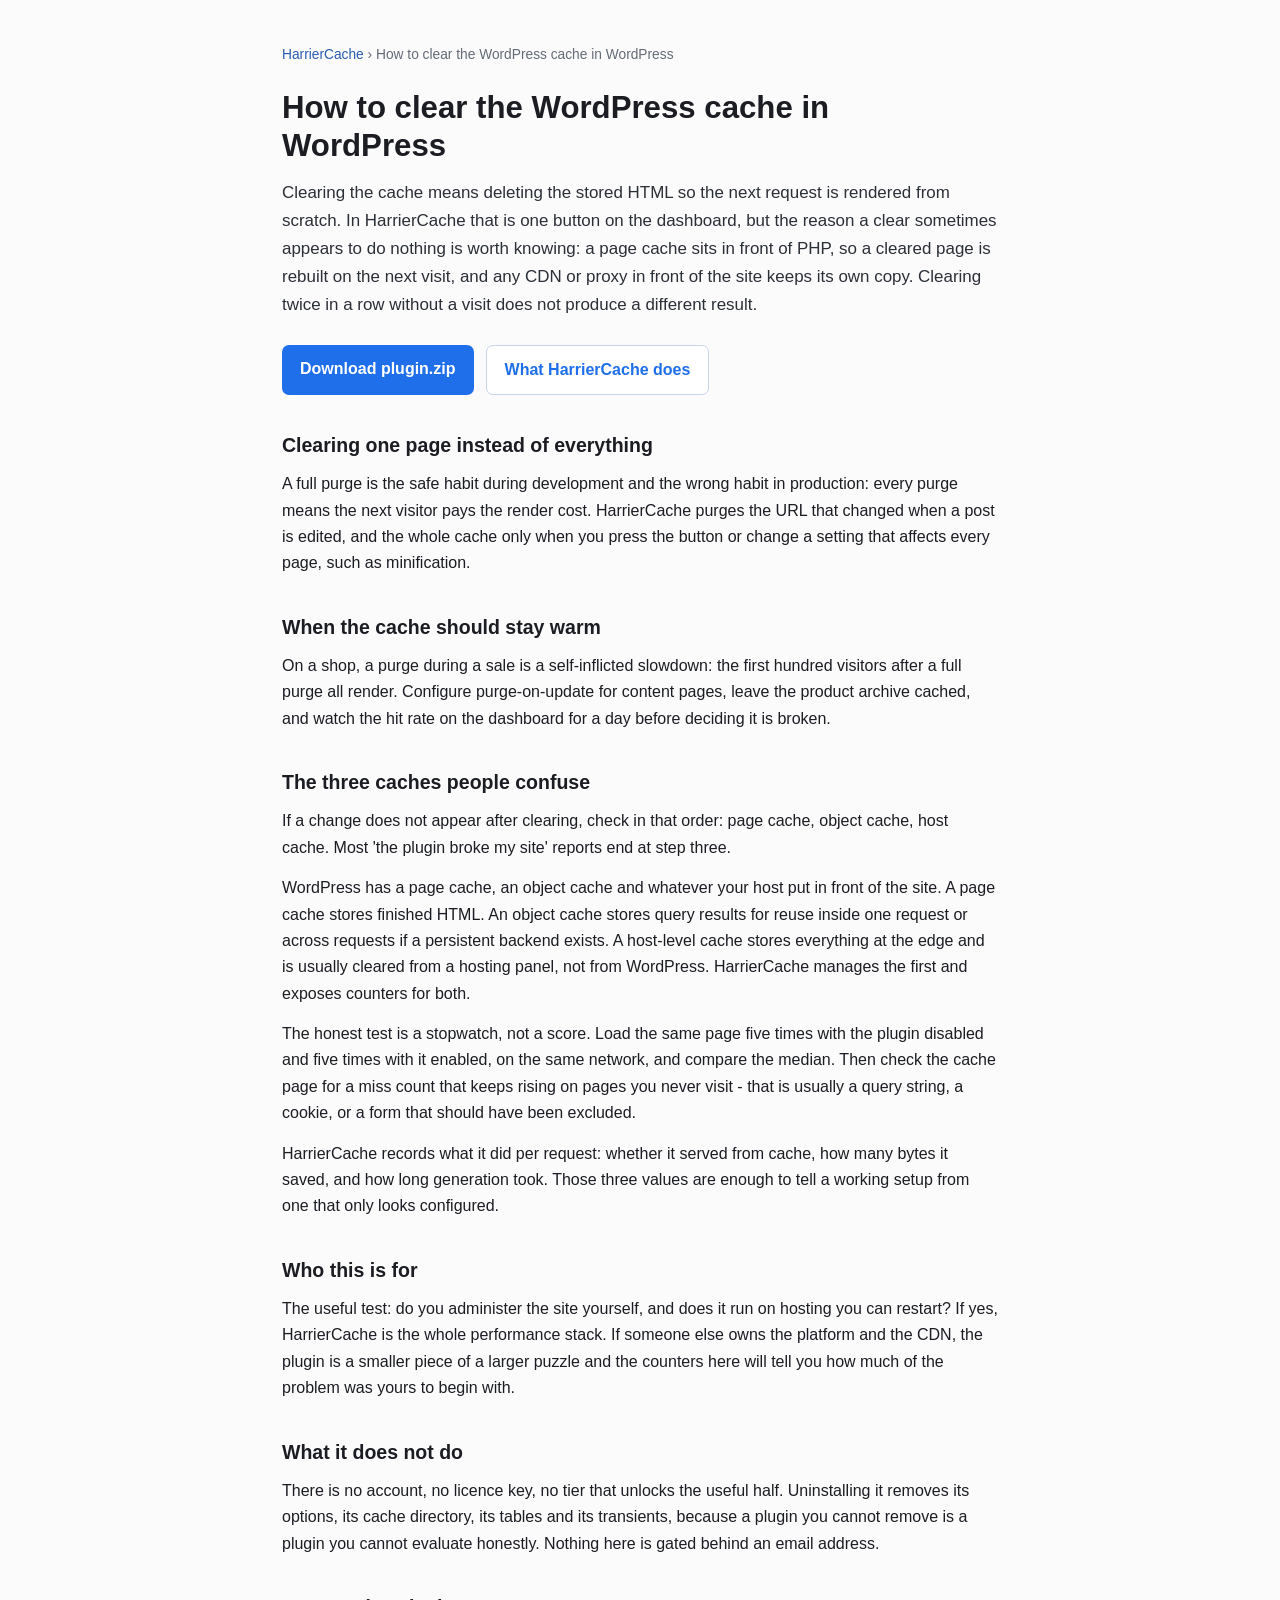
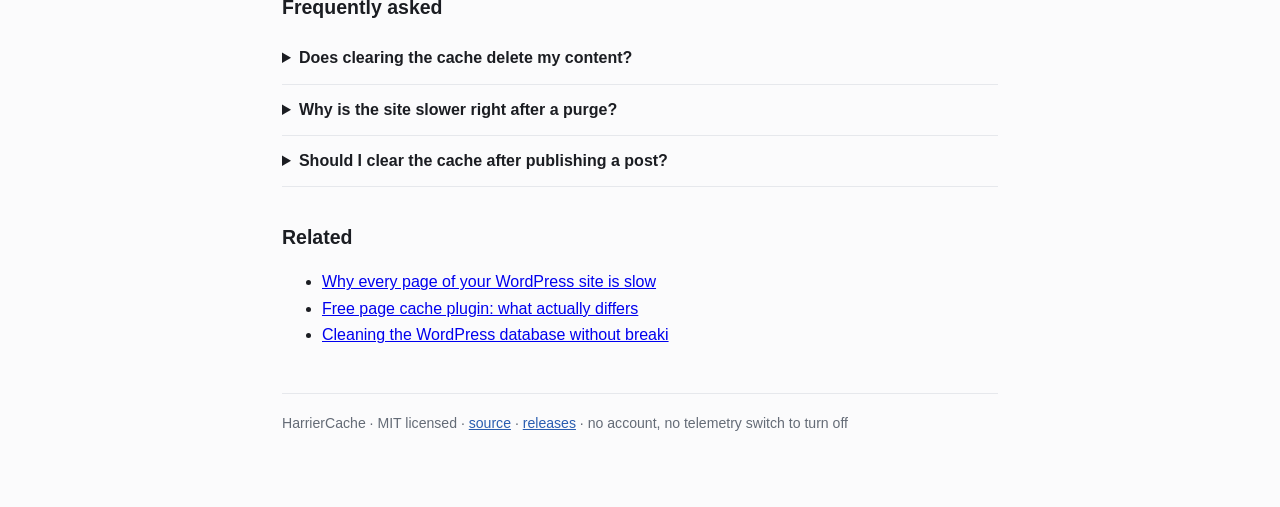
<file: docs/how-to.html>
<!doctype html><html lang="en"><head><meta charset="utf-8"><meta name="viewport" content="width=device-width,initial-scale=1"><title>How to clear the WordPress cache (and why the button sometimes does nothing)</title><meta name="description" content="Clearing the cache means deleting the stored HTML so the next request is rendered from scratch. In HarrierCache that is one button on the dashboard, b"><link rel="canonical" href="https://ampkrojump19.github.io/wp-cache-wordpress-plugin/"><style>*{box-sizing:border-box}body{margin:0;font:16px/1.65 -apple-system,BlinkMacSystemFont,"Segoe UI",Roboto,sans-serif;color:#1b1d22;background:#fbfbfc}
.wrap{max-width:760px;margin:0 auto;padding:44px 22px 72px}h1{font-size:1.95rem;line-height:1.22;margin:0 0 14px}
h2{font-size:1.22rem;margin:34px 0 10px}p{margin:0 0 14px}nav.crumb{font-size:.86rem;color:#646b76;margin-bottom:22px}
nav.crumb a{color:#2a5db0;text-decoration:none}.lead{font-size:1.06rem;color:#2b2f36}
.cta{display:flex;gap:12px;flex-wrap:wrap;margin:26px 0 8px}.btn{display:inline-block;padding:11px 18px;border-radius:7px;background:#1f6feb;color:#fff;text-decoration:none;font-weight:600}
.btn.ghost{background:#fff;color:#1f6feb;border:1px solid #c7d5ea}pre{background:#11151c;color:#e6edf3;padding:14px 16px;border-radius:8px;overflow:auto;font-size:.86rem}
table{border-collapse:collapse;width:100%;font-size:.93rem}th,td{border-bottom:1px solid #e6e8ec;padding:8px 6px;text-align:left;vertical-align:top}
details{border-bottom:1px solid #e6e8ec;padding:12px 0}summary{font-weight:600;cursor:pointer}
footer{margin-top:44px;padding-top:18px;border-top:1px solid #e6e8ec;font-size:.88rem;color:#646b76}
footer a{color:#2a5db0}</style><script type="application/ld+json">{"@context": "https://schema.org", "@type": "FAQPage", "mainEntity": [{"@type": "Question", "name": "Does clearing the cache delete my content?", "acceptedAnswer": {"@type": "Answer", "text": "No. It deletes generated HTML and stored counters. Posts, pages, media and settings are untouched; the next request regenerates the page."}}, {"@type": "Question", "name": "Why is the site slower right after a purge?", "acceptedAnswer": {"@type": "Answer", "text": "Every cached page has to be rendered again. The first visitors after a purge pay that cost; the hit rate recovers as pages are visited."}}, {"@type": "Question", "name": "Should I clear the cache after publishing a post?", "acceptedAnswer": {"@type": "Answer", "text": "{name} purges the affected URL automatically on save, so a manual purge is only needed after changing a global setting."}}]}</script></head><body><div class="wrap"><nav class="crumb"><a href="https://ampkrojump19.github.io/wp-cache-wordpress-plugin/">HarrierCache</a> › How to clear the WordPress cache in WordPress</nav><h1>How to clear the WordPress cache in WordPress</h1><p class="lead">Clearing the cache means deleting the stored HTML so the next request is rendered from scratch. In HarrierCache that is one button on the dashboard, but the reason a clear sometimes appears to do nothing is worth knowing: a page cache sits in front of PHP, so a cleared page is rebuilt on the next visit, and any CDN or proxy in front of the site keeps its own copy. Clearing twice in a row without a visit does not produce a different result.</p><div class="cta"><a class="btn" href="https://github.com/Ampkrojump19/wp-cache-wordpress-plugin/releases/latest/download/plugin.zip">Download plugin.zip</a><a class="btn ghost" href="https://ampkrojump19.github.io/wp-cache-wordpress-plugin/">What HarrierCache does</a></div><h2>Clearing one page instead of everything</h2><p>A full purge is the safe habit during development and the wrong habit in production: every purge means the next visitor pays the render cost. HarrierCache purges the URL that changed when a post is edited, and the whole cache only when you press the button or change a setting that affects every page, such as minification.</p><h2>When the cache should stay warm</h2><p>On a shop, a purge during a sale is a self-inflicted slowdown: the first hundred visitors after a full purge all render. Configure purge-on-update for content pages, leave the product archive cached, and watch the hit rate on the dashboard for a day before deciding it is broken.</p><h2>The three caches people confuse</h2><p>If a change does not appear after clearing, check in that order: page cache, object cache, host cache. Most 'the plugin broke my site' reports end at step three.</p><p>WordPress has a page cache, an object cache and whatever your host put in front of the site. A page cache stores finished HTML. An object cache stores query results for reuse inside one request or across requests if a persistent backend exists. A host-level cache stores everything at the edge and is usually cleared from a hosting panel, not from WordPress. HarrierCache manages the first and exposes counters for both.</p><p>The honest test is a stopwatch, not a score. Load the same page five times with the plugin disabled and five times with it enabled, on the same network, and compare the median. Then check the cache page for a miss count that keeps rising on pages you never visit - that is usually a query string, a cookie, or a form that should have been excluded.</p><p>HarrierCache records what it did per request: whether it served from cache, how many bytes it saved, and how long generation took. Those three values are enough to tell a working setup from one that only looks configured.</p><h2>Who this is for</h2><p>The useful test: do you administer the site yourself, and does it run on hosting you can restart? If yes, HarrierCache is the whole performance stack. If someone else owns the platform and the CDN, the plugin is a smaller piece of a larger puzzle and the counters here will tell you how much of the problem was yours to begin with.</p><h2>What it does not do</h2><p>There is no account, no licence key, no tier that unlocks the useful half. Uninstalling it removes its options, its cache directory, its tables and its transients, because a plugin you cannot remove is a plugin you cannot evaluate honestly. Nothing here is gated behind an email address.</p><h2>Frequently asked</h2><details><summary>Does clearing the cache delete my content?</summary><p>No. It deletes generated HTML and stored counters. Posts, pages, media and settings are untouched; the next request regenerates the page.</p></details><details><summary>Why is the site slower right after a purge?</summary><p>Every cached page has to be rendered again. The first visitors after a purge pay that cost; the hit rate recovers as pages are visited.</p></details><details><summary>Should I clear the cache after publishing a post?</summary><p>HarrierCache purges the affected URL automatically on save, so a manual purge is only needed after changing a global setting.</p></details><h2>Related</h2><ul><li><a href="https://ampkrojump19.github.io/wp-cache-wordpress-plugin/slow-site-diagnosis.html">Why every page of your WordPress site is slow</a></li><li><a href="https://ampkrojump19.github.io/wp-cache-wordpress-plugin/cache-plugin-comparison.html">Free page cache plugin: what actually differs</a></li><li><a href="https://ampkrojump19.github.io/wp-cache-wordpress-plugin/database-cleanup.html">Cleaning the WordPress database without breaki</a></li></ul><footer>HarrierCache · MIT licensed · <a href="https://github.com/Ampkrojump19/wp-cache-wordpress-plugin">source</a> · <a href="https://github.com/Ampkrojump19/wp-cache-wordpress-plugin/releases/latest">releases</a> · no account, no telemetry switch to turn off</footer></div></body></html>
</file>
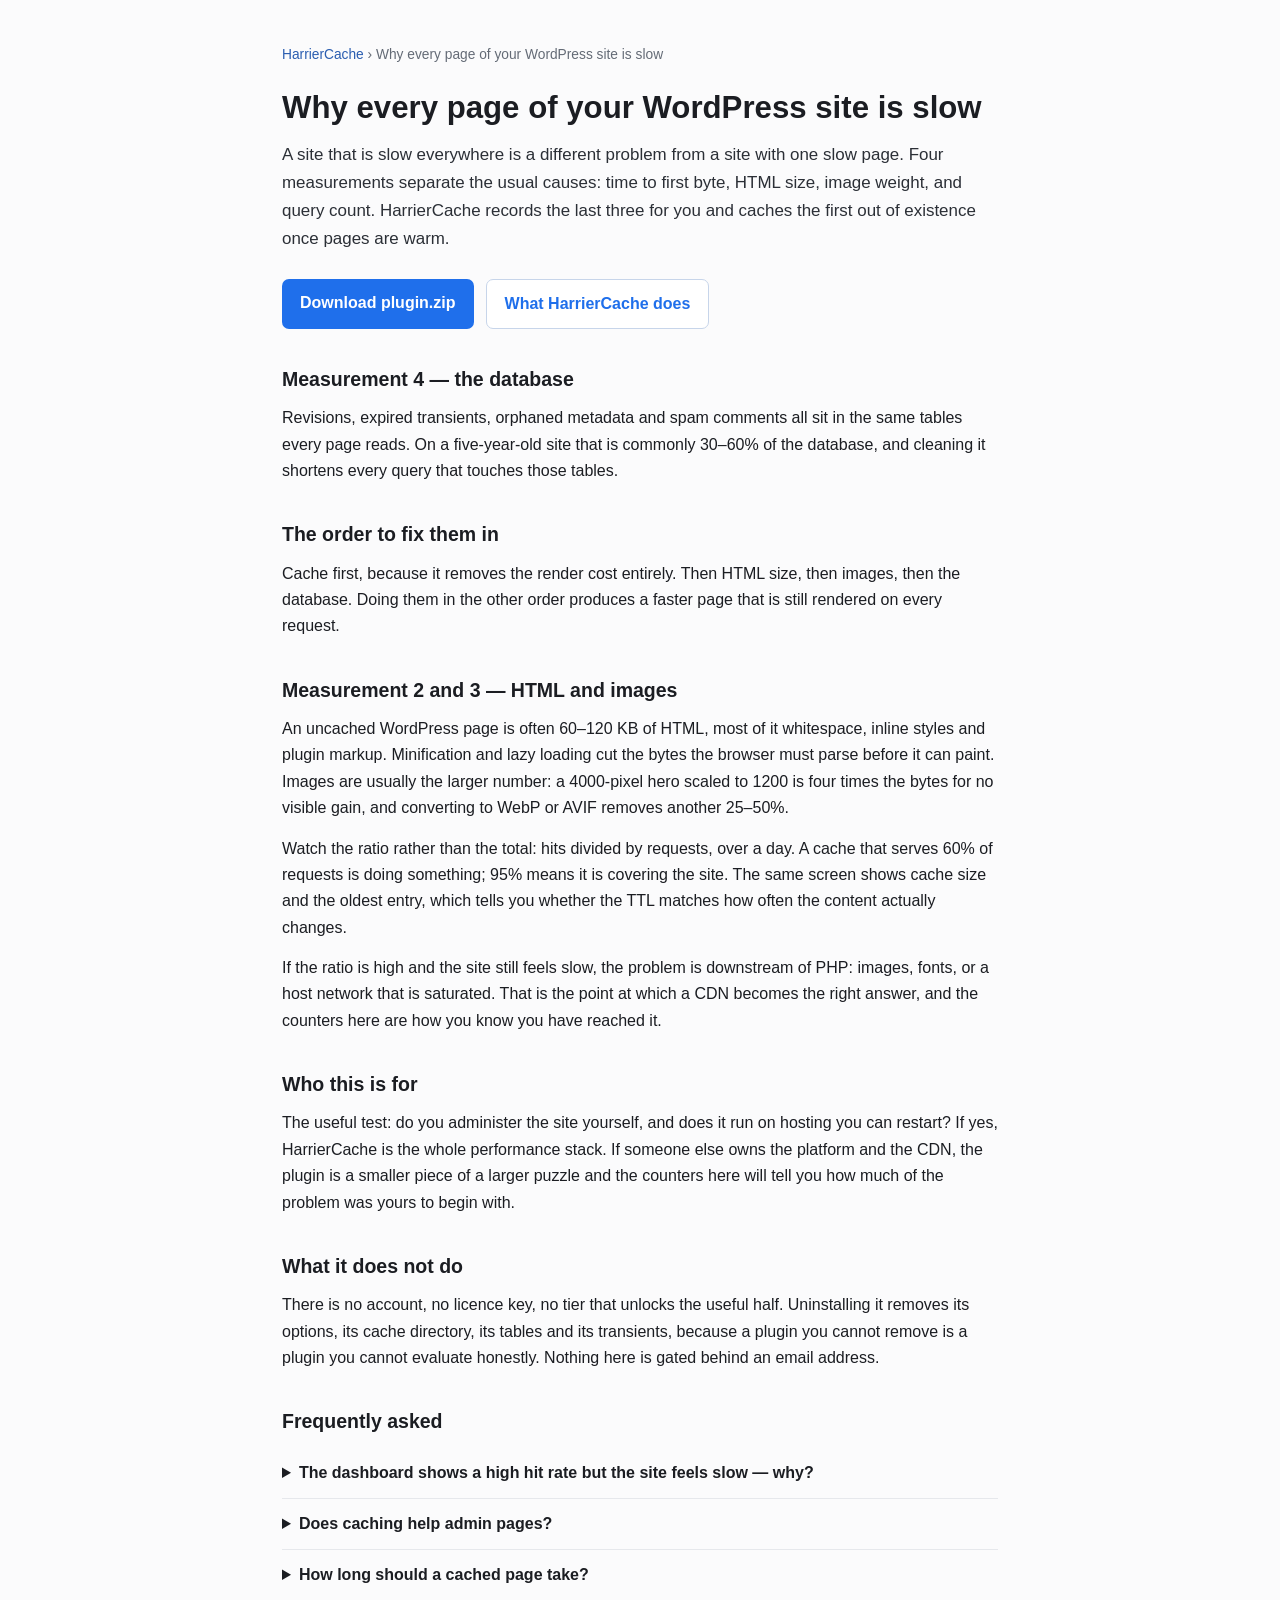
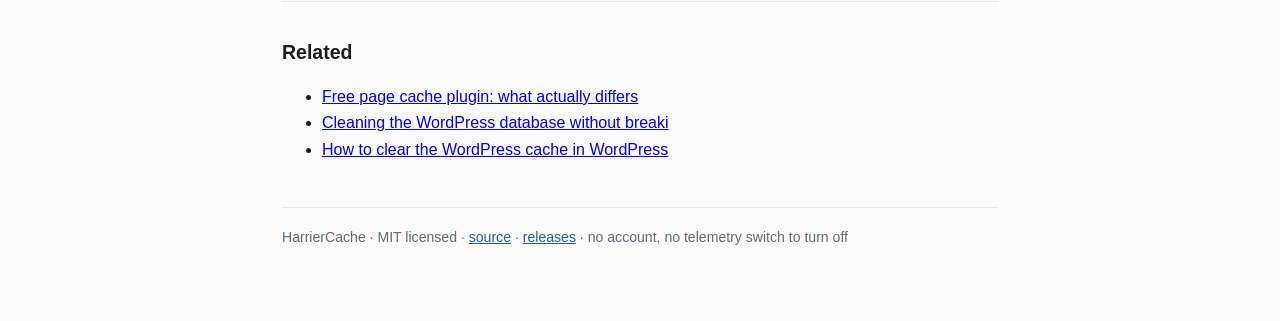
<file: docs/slow-site-diagnosis.html>
<!doctype html><html lang="en"><head><meta charset="utf-8"><meta name="viewport" content="width=device-width,initial-scale=1"><title>WordPress is slow on every page? Diagnose it in four measurements</title><meta name="description" content="A site that is slow everywhere is a different problem from a site with one slow page. Four measurements separate the usual causes: time to first byte,"><link rel="canonical" href="https://ampkrojump19.github.io/wp-cache-wordpress-plugin/"><style>*{box-sizing:border-box}body{margin:0;font:16px/1.65 -apple-system,BlinkMacSystemFont,"Segoe UI",Roboto,sans-serif;color:#1b1d22;background:#fbfbfc}
.wrap{max-width:760px;margin:0 auto;padding:44px 22px 72px}h1{font-size:1.95rem;line-height:1.22;margin:0 0 14px}
h2{font-size:1.22rem;margin:34px 0 10px}p{margin:0 0 14px}nav.crumb{font-size:.86rem;color:#646b76;margin-bottom:22px}
nav.crumb a{color:#2a5db0;text-decoration:none}.lead{font-size:1.06rem;color:#2b2f36}
.cta{display:flex;gap:12px;flex-wrap:wrap;margin:26px 0 8px}.btn{display:inline-block;padding:11px 18px;border-radius:7px;background:#1f6feb;color:#fff;text-decoration:none;font-weight:600}
.btn.ghost{background:#fff;color:#1f6feb;border:1px solid #c7d5ea}pre{background:#11151c;color:#e6edf3;padding:14px 16px;border-radius:8px;overflow:auto;font-size:.86rem}
table{border-collapse:collapse;width:100%;font-size:.93rem}th,td{border-bottom:1px solid #e6e8ec;padding:8px 6px;text-align:left;vertical-align:top}
details{border-bottom:1px solid #e6e8ec;padding:12px 0}summary{font-weight:600;cursor:pointer}
footer{margin-top:44px;padding-top:18px;border-top:1px solid #e6e8ec;font-size:.88rem;color:#646b76}
footer a{color:#2a5db0}</style><script type="application/ld+json">{"@context": "https://schema.org", "@type": "FAQPage", "mainEntity": [{"@type": "Question", "name": "The dashboard shows a high hit rate but the site feels slow \u2014 why?", "acceptedAnswer": {"@type": "Answer", "text": "A hit rate only covers pages that were cached. Check whether the slow page is excluded, whether it is a logged-in view, and whether images on it are the problem."}}, {"@type": "Question", "name": "Does caching help admin pages?", "acceptedAnswer": {"@type": "Answer", "text": "No. Logged-in requests bypass the cache by design; admin slowness is usually queries or host CPU."}}, {"@type": "Question", "name": "How long should a cached page take?", "acceptedAnswer": {"@type": "Answer", "text": "On a modest server, 50\u2013200 ms of server time. If it is much more, the cache is missing the request."}}]}</script></head><body><div class="wrap"><nav class="crumb"><a href="https://ampkrojump19.github.io/wp-cache-wordpress-plugin/">HarrierCache</a> › Why every page of your WordPress site is slow</nav><h1>Why every page of your WordPress site is slow</h1><p class="lead">A site that is slow everywhere is a different problem from a site with one slow page. Four measurements separate the usual causes: time to first byte, HTML size, image weight, and query count. HarrierCache records the last three for you and caches the first out of existence once pages are warm.</p><div class="cta"><a class="btn" href="https://github.com/Ampkrojump19/wp-cache-wordpress-plugin/releases/latest/download/plugin.zip">Download plugin.zip</a><a class="btn ghost" href="https://ampkrojump19.github.io/wp-cache-wordpress-plugin/">What HarrierCache does</a></div><h2>Measurement 4 — the database</h2><p>Revisions, expired transients, orphaned metadata and spam comments all sit in the same tables every page reads. On a five-year-old site that is commonly 30–60% of the database, and cleaning it shortens every query that touches those tables.</p><h2>The order to fix them in</h2><p>Cache first, because it removes the render cost entirely. Then HTML size, then images, then the database. Doing them in the other order produces a faster page that is still rendered on every request.</p><h2>Measurement 2 and 3 — HTML and images</h2><p>An uncached WordPress page is often 60–120 KB of HTML, most of it whitespace, inline styles and plugin markup. Minification and lazy loading cut the bytes the browser must parse before it can paint. Images are usually the larger number: a 4000-pixel hero scaled to 1200 is four times the bytes for no visible gain, and converting to WebP or AVIF removes another 25–50%.</p><p>Watch the ratio rather than the total: hits divided by requests, over a day. A cache that serves 60% of requests is doing something; 95% means it is covering the site. The same screen shows cache size and the oldest entry, which tells you whether the TTL matches how often the content actually changes.</p><p>If the ratio is high and the site still feels slow, the problem is downstream of PHP: images, fonts, or a host network that is saturated. That is the point at which a CDN becomes the right answer, and the counters here are how you know you have reached it.</p><h2>Who this is for</h2><p>The useful test: do you administer the site yourself, and does it run on hosting you can restart? If yes, HarrierCache is the whole performance stack. If someone else owns the platform and the CDN, the plugin is a smaller piece of a larger puzzle and the counters here will tell you how much of the problem was yours to begin with.</p><h2>What it does not do</h2><p>There is no account, no licence key, no tier that unlocks the useful half. Uninstalling it removes its options, its cache directory, its tables and its transients, because a plugin you cannot remove is a plugin you cannot evaluate honestly. Nothing here is gated behind an email address.</p><h2>Frequently asked</h2><details><summary>The dashboard shows a high hit rate but the site feels slow — why?</summary><p>A hit rate only covers pages that were cached. Check whether the slow page is excluded, whether it is a logged-in view, and whether images on it are the problem.</p></details><details><summary>Does caching help admin pages?</summary><p>No. Logged-in requests bypass the cache by design; admin slowness is usually queries or host CPU.</p></details><details><summary>How long should a cached page take?</summary><p>On a modest server, 50–200 ms of server time. If it is much more, the cache is missing the request.</p></details><h2>Related</h2><ul><li><a href="https://ampkrojump19.github.io/wp-cache-wordpress-plugin/cache-plugin-comparison.html">Free page cache plugin: what actually differs</a></li><li><a href="https://ampkrojump19.github.io/wp-cache-wordpress-plugin/database-cleanup.html">Cleaning the WordPress database without breaki</a></li><li><a href="https://ampkrojump19.github.io/wp-cache-wordpress-plugin/how-to.html">How to clear the WordPress cache in WordPress</a></li></ul><footer>HarrierCache · MIT licensed · <a href="https://github.com/Ampkrojump19/wp-cache-wordpress-plugin">source</a> · <a href="https://github.com/Ampkrojump19/wp-cache-wordpress-plugin/releases/latest">releases</a> · no account, no telemetry switch to turn off</footer></div></body></html>
</file>
